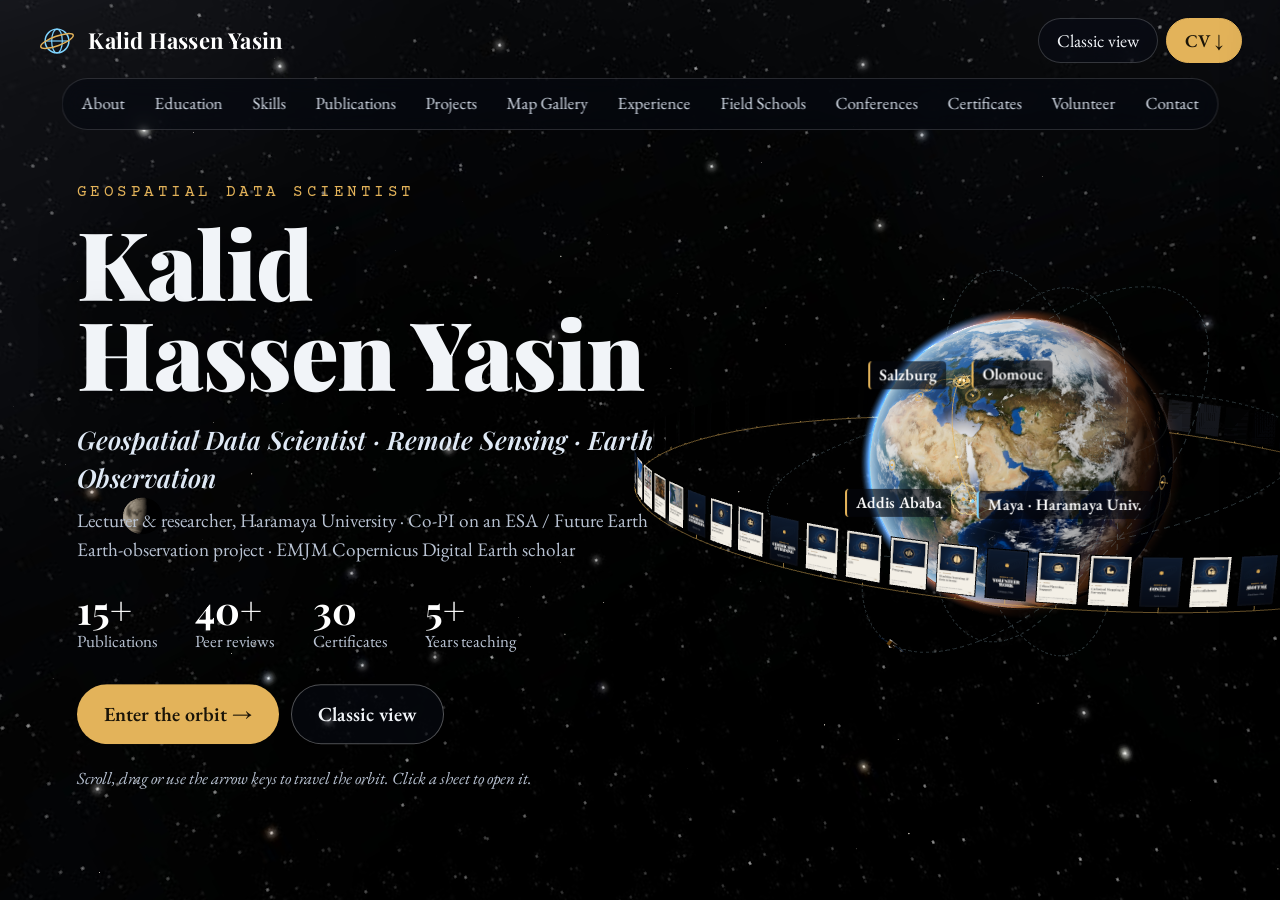
<file: index.html>
<!DOCTYPE html>
<html lang="en">
<head>
  <meta charset="UTF-8">
  <meta name="viewport" content="width=device-width, initial-scale=1.0, viewport-fit=cover">
  <title>Kalid Hassen Yasin · Geospatial Data Scientist</title>
  <meta name="description" content="Kalid Hassen Yasin — geospatial data scientist, remote sensing and Earth observation researcher. Lecturer at Haramaya University, Co-PI on an ESA / Future Earth project.">
  <meta name="keywords" content="GIS, Remote Sensing, Earth Observation, Machine Learning, Cartography, Copernicus, Ethiopia, Kalid Hassen Yasin">
  <meta name="author" content="Kalid Hassen Yasin">
  <meta name="theme-color" content="#000000">
  <meta property="og:title" content="Kalid Hassen Yasin · Geospatial Data Scientist">
  <meta property="og:description" content="Research, maps and projects in GIS, remote sensing and Earth observation — explored from orbit.">
  <meta property="og:image" content="assets/images/kalid_profile.jpg">
  <link rel="icon" type="image/svg+xml" href="data:image/svg+xml,%3Csvg xmlns='http://www.w3.org/2000/svg' viewBox='0 0 64 64'%3E%3Ccircle cx='32' cy='32' r='22' fill='%230c2c52' stroke='%23e3b35a' stroke-width='3'/%3E%3Cellipse cx='32' cy='32' rx='10' ry='22' fill='none' stroke='%237fd4ff' stroke-width='2'/%3E%3Cpath d='M10 32h44M14 21h36M14 43h36' stroke='%237fd4ff' stroke-width='2'/%3E%3Cellipse cx='32' cy='32' rx='30' ry='9' fill='none' stroke='%23e3b35a' stroke-width='2' transform='rotate(-20 32 32)'/%3E%3C/svg%3E">
  <link rel="preconnect" href="https://fonts.googleapis.com">
  <link rel="preconnect" href="https://fonts.gstatic.com" crossorigin>
  <link href="https://fonts.googleapis.com/css2?family=Courier+Prime:wght@400;700&family=EB+Garamond:ital,wght@0,400;0,500;0,600;1,400;1,500&family=Playfair+Display:ital,wght@0,600;0,700;0,800;0,900;1,600&display=swap" rel="stylesheet">
  <link rel="stylesheet" href="assets/css/orbit.css">
</head>
<body class="is-loading is-intro">

  <canvas id="scene" aria-hidden="true"></canvas>

  <div id="loader" role="status" aria-live="polite">
    <div class="ld-orbit"><span></span></div>
    <p class="ld-text">Acquiring signal<span id="ldPct"></span></p>
  </div>

  <header class="topbar">
    <a class="brand" href="#" id="brandHome" aria-label="Back to the start">
      <svg viewBox="0 0 64 64" aria-hidden="true"><circle cx="32" cy="32" r="20" fill="none" stroke="currentColor" stroke-width="2.5"/><ellipse cx="32" cy="32" rx="9" ry="20" fill="none" stroke="currentColor" stroke-width="2"/><path d="M12 32h40" stroke="currentColor" stroke-width="2"/><ellipse cx="32" cy="32" rx="29" ry="8" fill="none" stroke="#e3b35a" stroke-width="2.5" transform="rotate(-20 32 32)"/></svg>
      <span>Kalid Hassen Yasin</span>
    </a>
    <nav class="topnav" aria-label="Views">
      <a href="classic.html">Classic view</a>
      <a id="btnCV" href="assets/kalid_hassen_yasin_cv.pdf" download>CV ↓</a>
    </nav>
  </header>
  <nav class="tabs" id="tabs" aria-label="Sections"></nav>

  <section id="intro" aria-labelledby="introName">
    <p class="intro-kicker">Geospatial Data Scientist</p>
    <h1 id="introName">Kalid<br>Hassen Yasin</h1>
    <p class="intro-role" id="introRole"></p>
    <p class="intro-line" id="introLine"></p>
    <div class="intro-stats" id="introStats"></div>
    <div class="intro-actions">
      <button type="button" class="btn btn-gold" id="btnEnter">Enter the orbit <span aria-hidden="true">→</span></button>
      <a class="btn btn-ghost" href="classic.html" style="text-decoration:none">Classic view</a>
    </div>
    <p class="intro-hint">Scroll, drag or use the arrow keys to travel the orbit. Click a sheet to open it.</p>
  </section>

  <div id="hud" aria-live="polite">
    <div class="caption">
      <div class="cap-kicker" id="capKicker"></div>
      <div class="cap-title" id="capTitle"></div>
      <div class="cap-sub" id="capSub"></div>
    </div>
    <div class="telemetry" id="telemetry" aria-hidden="true"></div>
    <div class="stepper">
      <button type="button" id="btnPrev" aria-label="Previous sheet">←</button>
      <button type="button" id="btnOpen" aria-label="Open this sheet">Open</button>
      <button type="button" id="btnNext" aria-label="Next sheet">→</button>
    </div>
  </div>

  <div id="labels" aria-hidden="true"></div>

  <aside id="sheet" aria-hidden="true" role="dialog" aria-modal="true" aria-labelledby="sheetTitle">
    <div class="sheet-bar">
      <span class="sheet-col" id="sheetCol"></span>
      <div class="sheet-ctl">
        <button type="button" id="sheetPrev" aria-label="Previous">←</button>
        <button type="button" id="sheetNext" aria-label="Next">→</button>
        <button type="button" id="sheetClose" aria-label="Close">✕</button>
      </div>
    </div>
    <div class="sheet-scroll" id="sheetBody"></div>
  </aside>

  <div id="lightbox" aria-hidden="true" role="dialog" aria-modal="true" aria-label="Map viewer">
    <div class="lb-bar">
      <span>Scroll or pinch to zoom · drag to pan · double-click to zoom in</span>
      <div>
        <button type="button" id="lbOut" aria-label="Zoom out">−</button>
        <button type="button" id="lbIn" aria-label="Zoom in">+</button>
        <a id="lbOpen" href="#" target="_blank" rel="noopener">Open image ↗</a>
        <button type="button" id="lbClose" aria-label="Close">✕</button>
      </div>
    </div>
    <div id="lbStage"><img id="lbImg" alt="Full-size map" draggable="false"></div>
  </div>

  <noscript><p style="padding:2rem;font-family:Georgia,serif;color:#fff">This view needs JavaScript. <a href="classic.html" style="color:#e3b35a">Open the classic view</a>.</p></noscript>

  <script src="assets/js/data.js"></script>
  <script src="assets/js/orbit.js"></script>
</body>
</html>
</file>
<file: assets/css/orbit.css>
/* Orbital Atlas — Kalid Hassen Yasin */
:root {
  --space: #05070d;
  --ink: #1b1d22;
  --paper: #f3efe6;
  --paper-2: #e9e3d6;
  --gold: #e3b35a;
  --gold-2: #c8913a;
  --cyan: #7fd4ff;
  --muted: #b9c3d3;
  --serif: "EB Garamond", "Times New Roman", Times, serif;
  --display: "Playfair Display", "Times New Roman", Times, serif;
  --mono: "Courier Prime", "Courier New", Courier, monospace;
  --safe-b: env(safe-area-inset-bottom, 0px);
}
* { box-sizing: border-box; }
html, body { margin: 0; height: 100%; background: var(--space); color: #f1f4f8; }
body { font-family: var(--serif); font-size: 20px; line-height: 1.5; overflow: hidden; -webkit-font-smoothing: antialiased; }
button { font: inherit; color: inherit; cursor: pointer; }
a { color: inherit; }
:focus-visible { outline: 2px solid var(--gold); outline-offset: 3px; }

#scene { position: fixed; background: #000; inset: 0; width: 100%; height: 100%; display: block; touch-action: none; }
body.is-hover #scene { cursor: pointer; }
body.is-drag #scene { cursor: grabbing; }

/* ---------- loader ---------- */
#loader { position: fixed; inset: 0; z-index: 50; display: grid; place-content: center; justify-items: center; gap: 22px; background: var(--space); transition: opacity .8s ease, visibility .8s; }
body:not(.is-loading) #loader { opacity: 0; visibility: hidden; }
.ld-orbit { width: 84px; height: 84px; border-radius: 50%; border: 1px solid rgba(127, 212, 255, .35); position: relative; animation: spin 2.4s linear infinite; }
.ld-orbit::before { content: ""; position: absolute; inset: 22px; border-radius: 50%; background: radial-gradient(circle at 35% 35%, #2f6d9c, #0b2340); box-shadow: 0 0 24px rgba(127, 212, 255, .35); }
.ld-orbit span { position: absolute; top: -5px; left: 50%; width: 10px; height: 10px; margin-left: -5px; border-radius: 50%; background: var(--gold); box-shadow: 0 0 12px var(--gold); }
.ld-text { font-family: var(--mono); letter-spacing: .14em; text-transform: uppercase; font-size: 16px; color: var(--muted); margin: 0; }
@keyframes spin { to { transform: rotate(360deg); } }

/* ---------- top bar ---------- */
.topbar { position: fixed; z-index: 20; top: 0; left: 0; right: 0; display: flex; align-items: center; justify-content: space-between; padding: 18px clamp(16px, 3vw, 40px); pointer-events: none; }
.topbar > * { pointer-events: auto; }
.brand { display: flex; align-items: center; gap: 12px; text-decoration: none; font-family: var(--display); font-weight: 700; font-size: 22px; letter-spacing: .01em; color: #fff; }
.brand svg { width: 38px; height: 38px; color: var(--cyan); }
.topnav { display: flex; gap: 8px; }
.topnav button, .topnav a { background: rgba(8, 12, 22, .55); border: 1px solid rgba(255, 255, 255, .18); border-radius: 999px; padding: 8px 18px; font-family: var(--serif); font-size: 18px; text-decoration: none; backdrop-filter: blur(8px); -webkit-backdrop-filter: blur(8px); transition: background .2s, border-color .2s; }
.topnav button:hover, .topnav a:hover { background: rgba(227, 179, 90, .18); border-color: var(--gold); }
#btnCV { background: var(--gold); color: #1a1408; border-color: var(--gold); font-weight: 600; }

/* ---------- intro ---------- */
#intro { position: fixed; z-index: 10; left: clamp(20px, 6vw, 96px); top: 54%; transform: translateY(-50%); max-width: 620px; transition: opacity .7s ease, transform .7s ease; }
body:not(.is-intro) #intro { opacity: 0; transform: translate(-30px, -50%); pointer-events: none; }
.intro-kicker { font-family: var(--mono); text-transform: uppercase; letter-spacing: .22em; color: var(--gold); font-size: 16px; margin: 0 0 14px; }
#intro h1 { font-family: var(--display); font-weight: 900; font-size: clamp(54px, 7.4vw, 112px); line-height: .95; margin: 0 0 22px; letter-spacing: -.01em; text-shadow: 0 4px 40px rgba(0, 0, 0, .6); }
.intro-role { font-family: var(--display); font-style: italic; font-weight: 600; font-size: clamp(21px, 2vw, 28px); color: #dfe9f5; margin: 0 0 10px; }
.intro-line { font-size: clamp(18px, 1.5vw, 21px); color: var(--muted); margin: 0 0 26px; max-width: 34em; }
.intro-stats { display: flex; gap: clamp(18px, 3vw, 40px); margin: 0 0 30px; flex-wrap: wrap; }
.intro-stats div { display: flex; flex-direction: column; }
.intro-stats b { font-family: var(--display); font-size: clamp(32px, 3vw, 44px); line-height: 1; color: #fff; }
.intro-stats span { font-size: 17px; color: var(--muted); }
.intro-actions { display: flex; gap: 12px; flex-wrap: wrap; }
.btn { border-radius: 999px; padding: 14px 26px; font-size: 20px; font-family: var(--serif); font-weight: 600; border: 1px solid transparent; transition: transform .2s, background .2s; }
.btn:hover { transform: translateY(-2px); }
.btn-gold { background: var(--gold); color: #1a1408; }
.btn-ghost { background: rgba(8, 12, 22, .5); border-color: rgba(255, 255, 255, .3); }
.intro-hint { margin: 22px 0 0; font-size: 17px; color: var(--muted); font-style: italic; }

/* ---------- orbit HUD ---------- */
#hud { position: fixed; z-index: 10; inset: auto 0 0 0; padding: 0 clamp(16px, 3vw, 40px) calc(22px + var(--safe-b)); display: grid; grid-template-columns: 1fr auto 1fr; align-items: end; pointer-events: none; transition: opacity .6s ease; }
body.is-intro #hud, body.is-sheet #hud { opacity: 0; }
body:not(.is-intro):not(.is-sheet) #hud .stepper { pointer-events: auto; }
.caption { grid-column: 2; text-align: center; text-shadow: 0 2px 18px rgba(0, 0, 0, .8); }
.cap-kicker { font-family: var(--mono); text-transform: uppercase; letter-spacing: .2em; font-size: 15px; color: var(--gold); }
.cap-title { font-family: var(--display); font-weight: 800; text-transform: uppercase; letter-spacing: .08em; font-size: clamp(30px, 4vw, 56px); line-height: 1.05; margin: 4px 0; }
.cap-sub { font-size: 18px; color: var(--muted); font-style: italic; }
.telemetry { grid-column: 1; grid-row: 1; justify-self: start; font-family: var(--mono); font-size: 14px; line-height: 1.6; color: rgba(185, 214, 240, .85); letter-spacing: .06em; white-space: pre; }
.stepper { grid-column: 3; grid-row: 1; justify-self: end; display: flex; gap: 8px; }
.stepper button { min-width: 52px; height: 52px; border-radius: 999px; background: rgba(8, 12, 22, .6); border: 1px solid rgba(255, 255, 255, .25); font-size: 22px; backdrop-filter: blur(8px); -webkit-backdrop-filter: blur(8px); }
.stepper #btnOpen { font-size: 18px; padding: 0 20px; background: var(--paper); color: var(--ink); border-color: var(--paper); font-weight: 600; }
.stepper button:hover { border-color: var(--gold); }

/* ---------- globe labels ---------- */
#labels { position: fixed; inset: 0; pointer-events: none; z-index: 5; }
.glabel { position: absolute; left: 0; top: 0; font-family: var(--serif); font-size: 16px; font-weight: 600; color: #fff; white-space: nowrap; padding: 2px 9px; border-radius: 4px; background: rgba(5, 7, 13, .62); border-left: 2px solid var(--gold); transition: opacity .3s; will-change: transform; }
.glabel.home { border-left-color: var(--cyan); }

/* ---------- detail sheet ---------- */
#sheet { position: fixed; z-index: 30; top: 0; right: 0; bottom: 0; width: min(680px, 50vw); background: var(--paper); color: var(--ink); display: flex; flex-direction: column; transform: translateX(105%); transition: transform .55s cubic-bezier(.2, .8, .2, 1); box-shadow: -20px 0 60px rgba(0, 0, 0, .45); }
body.is-sheet #sheet { transform: none; }
.sheet-bar { display: flex; align-items: center; justify-content: space-between; padding: 16px 22px; border-bottom: 1px solid rgba(27, 29, 34, .15); }
.sheet-col { font-family: var(--mono); text-transform: uppercase; letter-spacing: .16em; font-size: 15px; color: #8a5d1a; }
.sheet-ctl { display: flex; gap: 6px; }
.sheet-ctl button { width: 46px; height: 46px; border-radius: 999px; border: 1px solid rgba(27, 29, 34, .25); background: transparent; font-size: 20px; }
.sheet-ctl button:hover { background: var(--ink); color: var(--paper); }
.sheet-scroll { overflow-y: auto; padding: 26px clamp(22px, 3vw, 44px) 60px; -webkit-overflow-scrolling: touch; overscroll-behavior: contain; }
.sh-fig { margin: 0 0 24px; display: none; }
.sh-fig.show { display: block; }
.sh-zimg { display: block; position: relative; padding: 0; border: 0; background: none; width: 100%; cursor: zoom-in; }
.sh-zimg span { position: absolute; right: 10px; bottom: 10px; background: rgba(27, 29, 34, .85); color: var(--paper); padding: 6px 14px; border-radius: 999px; font-size: 16px; }
.sh-links button.sh-zoom { background: #8a5d1a; color: var(--paper); border: 0; padding: 12px 22px; border-radius: 999px; font-size: 19px; font-weight: 600; }
.sh-fig img, .sh-fig canvas { width: 100%; height: auto; display: block; border: 1px solid rgba(27, 29, 34, .2); }
.sh-year { font-family: var(--mono); font-size: 16px; letter-spacing: .1em; color: #6b6f78; margin: 0 0 8px; }
.sh-title { font-family: var(--display); font-weight: 800; font-size: clamp(30px, 2.6vw, 42px); line-height: 1.12; margin: 0 0 12px; }
.sh-meta { font-style: italic; font-size: 22px; color: #3c3f47; margin: 0 0 6px; }
.sh-authors { font-size: 19px; color: #555a63; margin: 0 0 16px; }
.sheet-scroll p { font-size: 20px; line-height: 1.6; margin: 0 0 16px; }
.sh-list { padding-left: 1.1em; margin: 6px 0 18px; }
.sh-list li { font-size: 20px; line-height: 1.5; margin: 0 0 8px; }
.sh-tags { display: flex; flex-wrap: wrap; gap: 8px; margin: 18px 0; padding: 0; list-style: none; }
.sh-tags li { font-family: var(--mono); font-size: 14px; letter-spacing: .06em; text-transform: uppercase; padding: 5px 12px; border: 1px solid rgba(27, 29, 34, .3); border-radius: 999px; }
.sh-links { display: flex; flex-wrap: wrap; gap: 10px; margin: 20px 0 0; }
.sh-links a { display: inline-flex; align-items: center; gap: 8px; text-decoration: none; background: var(--ink); color: var(--paper); padding: 12px 22px; border-radius: 999px; font-size: 19px; font-weight: 600; }
.sh-links a:hover { background: #8a5d1a; }
.sh-gallery { display: grid; grid-template-columns: 1fr 1fr; gap: 14px; margin: 18px 0; }
.sh-gallery figure { margin: 0; }
.sh-gallery img { width: 100%; border: 1px solid rgba(27, 29, 34, .2); display: block; }
.sh-gallery figcaption { font-size: 16px; font-style: italic; color: #555a63; margin-top: 6px; }
.sh-contact { display: grid; gap: 12px; margin: 22px 0; }
.sh-contact label { font-size: 17px; color: #555a63; display: grid; gap: 4px; }
.sh-contact input, .sh-contact textarea { font: inherit; font-size: 19px; padding: 11px 14px; border: 1px solid rgba(27, 29, 34, .3); border-radius: 8px; background: #fffdf8; color: var(--ink); }
.sh-contact button { justify-self: start; background: var(--ink); color: var(--paper); border: 0; padding: 13px 24px; border-radius: 999px; font-size: 19px; font-weight: 600; }
.sh-direct { font-size: 19px; line-height: 1.7; margin: 10px 0; }
.sh-note { font-size: 15px; color: #6b6f78; font-style: italic; margin-top: 26px; }

/* ---------- tabs ---------- */
.tabs { position: fixed; z-index: 19; top: 78px; left: 50%; transform: translateX(-50%); max-width: calc(100vw - 32px); display: flex; gap: 2px; padding: 5px; border-radius: 999px; background: rgba(6, 9, 18, .6); border: 1px solid rgba(255, 255, 255, .14); backdrop-filter: blur(10px); -webkit-backdrop-filter: blur(10px); overflow-x: auto; scrollbar-width: none; }
.tabs::-webkit-scrollbar { display: none; }
.tabs button { flex: none; background: none; border: 0; border-radius: 999px; padding: 7px 14px; font-family: var(--serif); font-size: 17px; color: #d6deea; white-space: nowrap; transition: background .2s, color .2s; }
.tabs button:hover { color: #fff; background: rgba(255, 255, 255, .08); }
.tabs button.on { background: var(--gold); color: #1a1408; font-weight: 600; }
body.is-sheet .tabs { opacity: 0; pointer-events: none; }
.tabs { transition: opacity .4s; }

/* ---------- lightbox ---------- */
#lightbox { position: fixed; inset: 0; z-index: 60; background: rgba(3, 5, 10, .94); display: flex; flex-direction: column; opacity: 0; visibility: hidden; transition: opacity .3s, visibility .3s; }
body.is-lb #lightbox { opacity: 1; visibility: visible; }
.lb-bar { display: flex; justify-content: space-between; align-items: center; gap: 10px; padding: 12px 18px; font-size: 17px; color: var(--muted); }
.lb-bar div { display: flex; gap: 8px; }
.lb-bar button, .lb-bar a { min-width: 46px; height: 46px; padding: 0 16px; border-radius: 999px; border: 1px solid rgba(255, 255, 255, .25); background: rgba(255, 255, 255, .06); font-size: 18px; text-decoration: none; display: inline-flex; align-items: center; justify-content: center; }
#lbStage { flex: 1; overflow: hidden; display: grid; place-items: center; touch-action: none; cursor: grab; }
#lbImg { max-width: 96vw; max-height: calc(100vh - 90px); transform-origin: center center; user-select: none; -webkit-user-drag: none; box-shadow: 0 10px 60px rgba(0, 0, 0, .6); background: #fff; }

/* ---------- responsive ---------- */
@media (max-width: 860px) {
  body { font-size: 19px; }
  .brand span { display: none; }
  .tabs { top: 70px; left: 12px; right: 12px; transform: none; max-width: none; }
  .tabs button { font-size: 16px; padding: 7px 12px; }
  body.is-intro .tabs { top: 70px; }
  .topnav button, .topnav a { font-size: 16px; padding: 7px 13px; }
  #intro { top: auto; bottom: calc(18px + var(--safe-b)); transform: none; left: 18px; right: 18px; max-width: none; }
  body:not(.is-intro) #intro { transform: translateY(30px); }
  #intro h1 { font-size: clamp(46px, 13vw, 64px); margin-bottom: 12px; }
  .intro-line { margin-bottom: 14px; font-size: 17px; }
  .intro-stats { margin-bottom: 18px; gap: 14px; flex-wrap: nowrap; }
  .intro-stats b { font-size: 28px; }
  .intro-stats span { font-size: 14px; line-height: 1.2; }
  .btn { padding: 12px 20px; font-size: 18px; }
  .intro-hint { display: none; }
  #hud { grid-template-columns: 1fr; gap: 12px; }
  .caption { grid-column: 1; }
  .telemetry { display: none; }
  .stepper { grid-column: 1; grid-row: 2; justify-self: center; }
  .cap-title { font-size: clamp(28px, 8vw, 40px); }
  #sheet { width: 100%; top: auto; height: 100%; transform: translateY(105%); }
  .sh-fig { display: block; }
  .ad-item.has-img { grid-template-columns: 1fr; }
  .ad-item img { width: 100%; height: auto; max-height: 260px; }
  .glabel { font-size: 14px; }
}
@media (max-height: 560px) and (max-width: 860px) { .intro-stats { display: none; } }
@media (prefers-reduced-motion: reduce) { * { transition-duration: .01s !important; animation-duration: .01s !important; } }
</file>
